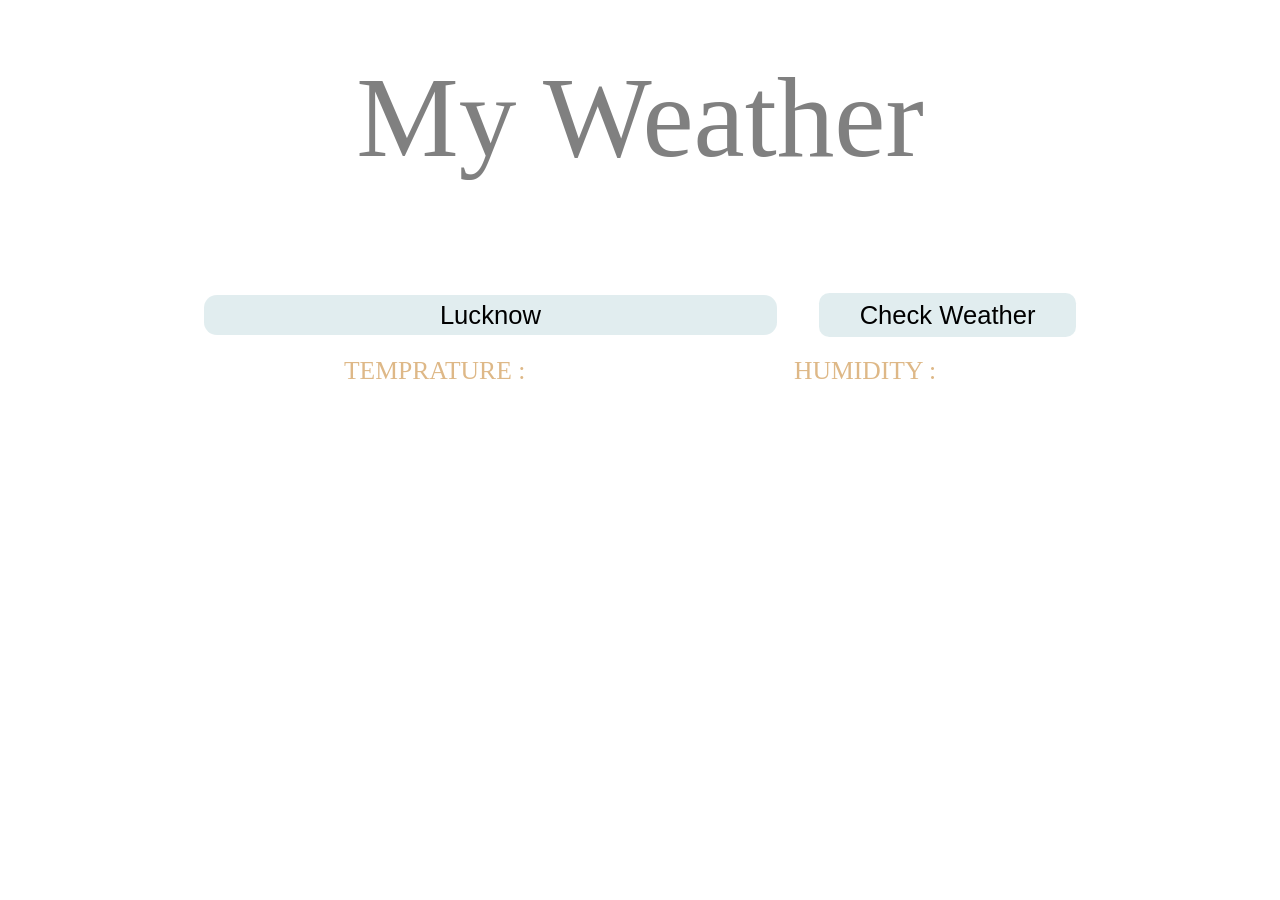
<file: main.html>
<!DOCTYPE html>
<html lang="en">
<head>
  <meta charset="UTF-8">
  <meta name="viewport" content="width=device-width, initial-scale=1.0">
  <meta http-equiv="X-UA-Compatible" content="ie=edge">
  <link rel="stylesheet" type="text/css" href="main.css">
  <script src="https://ajax.googleapis.com/ajax/libs/jquery/2.1.3/jquery.min.js"></script>
  <script src="main.js"></script>
  <title>My Weather</title>
</head>
<body>
  <div class="name">
    My Weather
  </div>
  <div class="input">
    <form>
      <input id="city" name="city" type="text" placeholder="city" value="Lucknow">
      <input id="btn" name="btn" readonly value="Check Weather">
    </form>
  </div>
  <div class="weather">
  TEMPRATURE : 
  <span class="temprature"></span> &emsp;&emsp;&emsp;&emsp;&emsp;&emsp;&emsp;&emsp;&emsp;&emsp;
  HUMIDITY : 
  <span class="humid"></span>
</div>

</body>
</html>
</file>
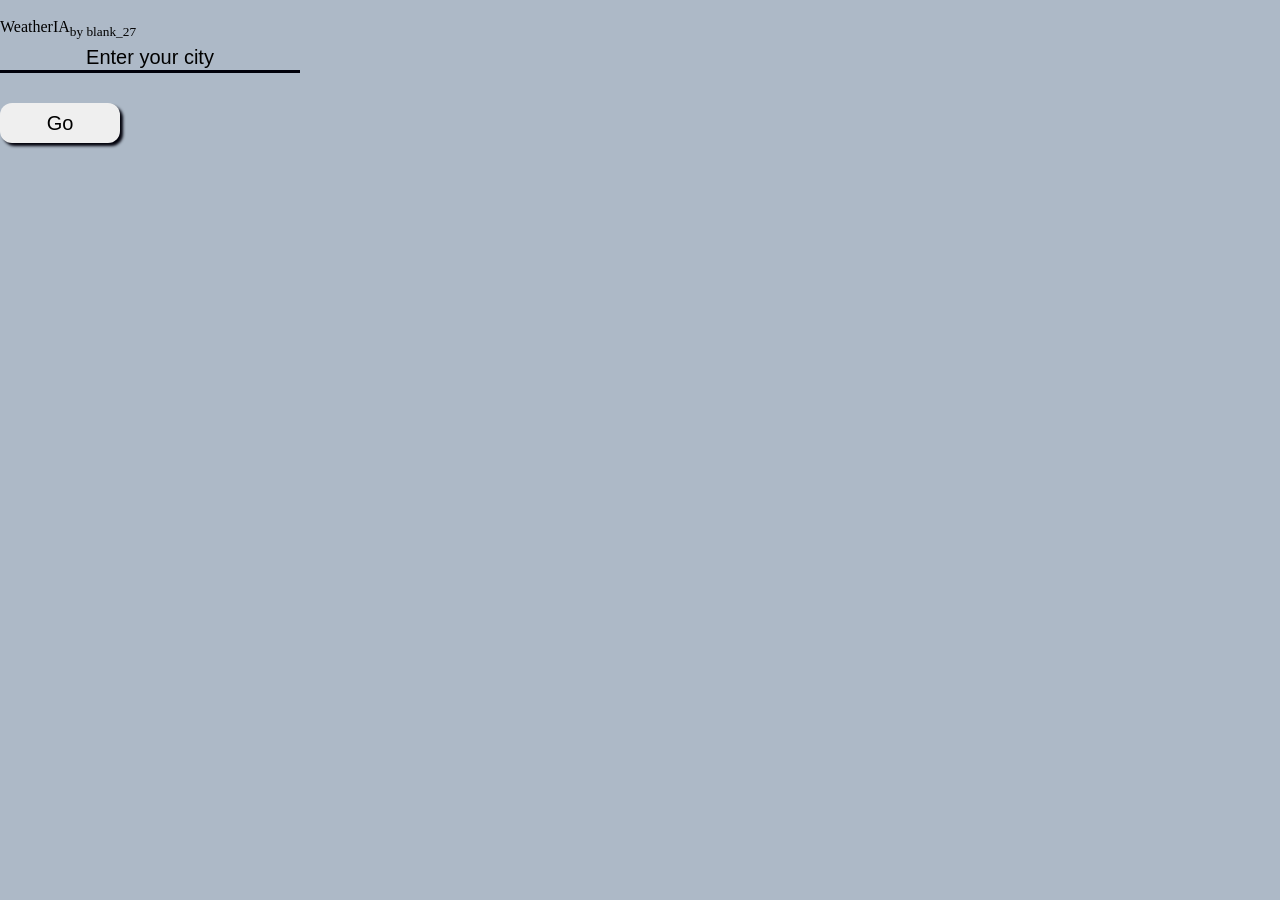
<file: weatherapp.html>
<!doctype html>
<html>
    <head>
        <title >
             weather app
        </title>
        <script src="weather.js"></script>
    </head>
    <link rel="stylesheet" href="weather.css" />
  <body onload="defult()">
    <div class="card">
        <img style="width:100%" img>
        <div class="container">
            <p id="titl">WeatherIA<sub id="supo">by blank_27</sub></p>
            <input class="input"type="text" value="" id="value" placeholder="Enter your city">
            <p><button id="butt" type="submit" onclick="weatheria()">Go</button></p>
            <p  id="distemp"></p>
            <p src="" id="disimg"></p>
        </div>
    </div>
    </body>
</html>
</file>
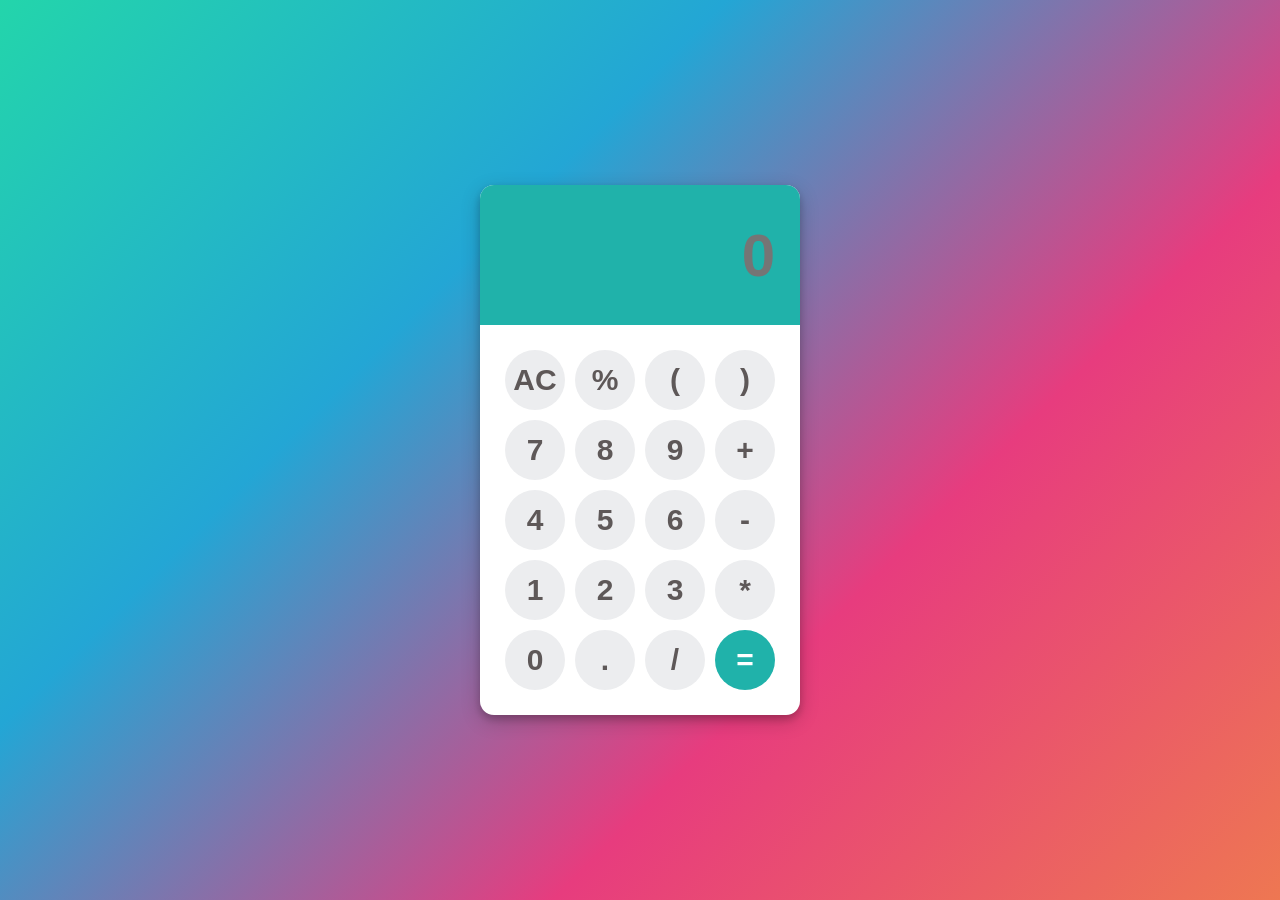
<file: Calculator/calcharsh.html>
<html>

<head>
    <meta charset="utf-8">
    <title>Calculator</title>
    <link rel="stylesheet" href="calcharsh.css">
    <script language="javascript">
    {
      function calc(val) {
                document.getElementById('calculator').value += val;
            }
            function result() {
                var x = eval(document.getElementById('calculator').value);
                document.getElementById('calculator').value = x;

            }
            function cler() {
                document.getElementById('calculator').value = '';
            }
             
            
    }</script>
</head>

<body>

    <div class="container">
        <form name="form">
            <div class="display">
                <input type="text" placeholder="0" id="calculator" />
            </div>
            <div class="buttons">
                <div class="row">
                <input type="button" name="AC" value="AC"onClick="cler()">
                <input type="button" name="%" value="%" onClick="calc('%')">
                <input type="button" name="(" value="(" onclick="calc('(')">
                <input type="button" name=")" value=")" onclick="calc(')')">
                </div>
                <div class="row">
                    <input type="button" name="b7" value="7" onClick="calc(b7.value)">
                    <input type="button" name="b8" value="8" onClick="calc(b8.value)">
                    <input type="button" name="b9" value="9" onClick="calc(b9.value)">
                    <input type="button" name="addb" value="+" onClick="calc(addb.value)">
                </div>

                <div class="row">
                    <input type="button" name="b4" value="4" onClick="calc(b4.value)">
                    <input type="button" name="b5" value="5" onClick="calc(b5.value)">
                    <input type="button" name="b6" value="6" onClick="calc(b6.value)">
                    <input type="button" name="subb" value="-" onClick="calc(subb.value)">
                </div>

                <div class="row">
                    <input type="button" name="b1" value="1" onClick="calc(b1.value)">
                    <input type="button" name="b2" value="2" onClick="calc(b2.value)">
                    <input type="button" name="b3" value="3" onClick="calc(b3.value)">
                    <input type="button" name="mulb" value="*" onClick="calc(mulb.value)">
                </div>

                <div class="row">
                    <input type="button" name="b0" value="0" onClick="calc(b0.value)">
                    <input type="button" name="potb" value="." onClick="calc(potb.value)">
                    <input type="button" name="divb" value="/" onClick="calc(divb.value)">
                    <input type="button" class="red" value="=" onClick="result()">
                </div>
            </div>

        </form>
    </div>
</body>

</html>
</file>
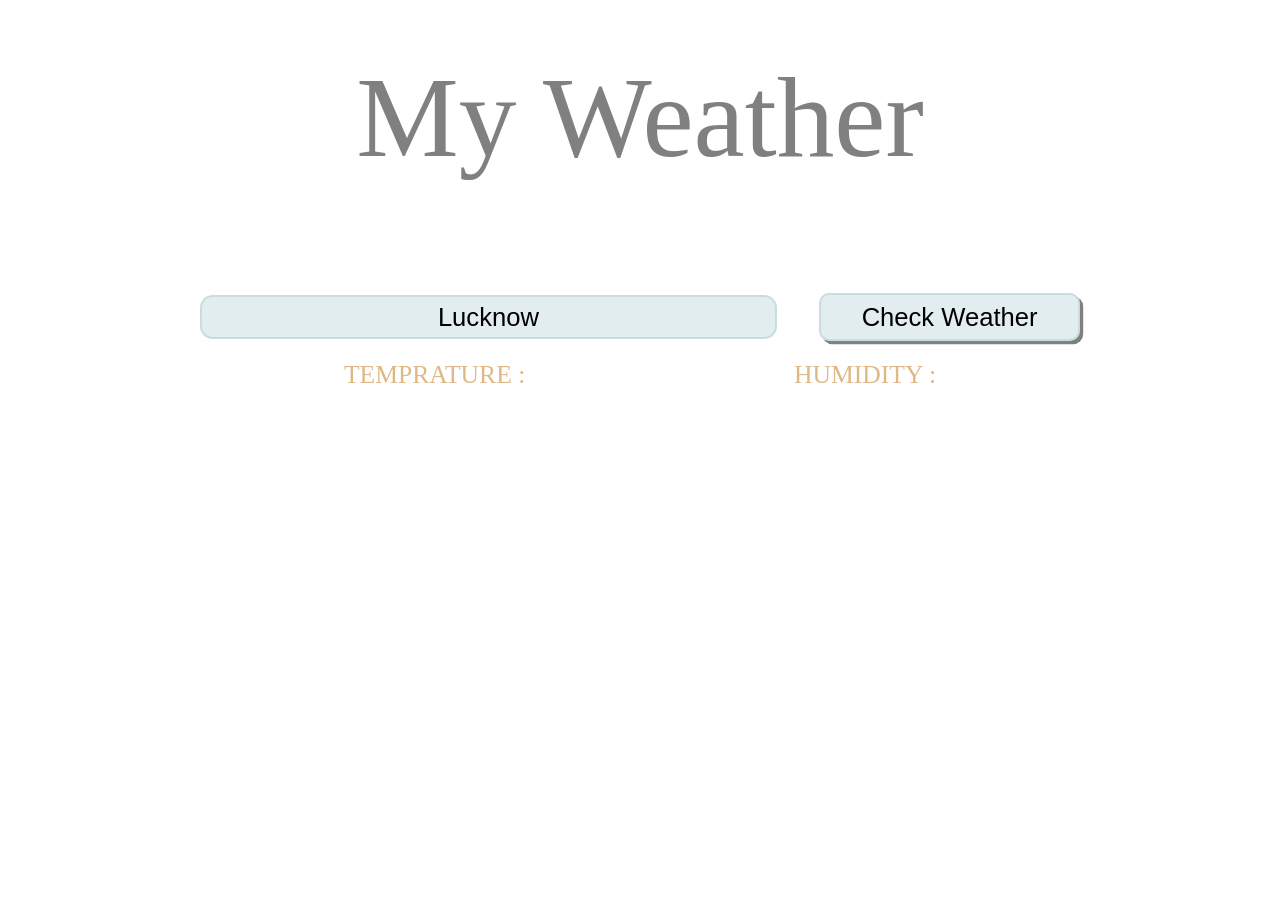
<file: My-Weather/main.html>
<!--codepen link : https://codepen.io/nawab-shah/pen/dyyerGP -->

<!DOCTYPE html>
<html lang="en">
<head>
  <meta charset="UTF-8">
  <meta name="viewport" content="width=device-width, initial-scale=1.0">
  <meta http-equiv="X-UA-Compatible" content="ie=edge">
  <link rel="stylesheet" type="text/css" href="main.css">
  <script src="https://ajax.googleapis.com/ajax/libs/jquery/2.1.3/jquery.min.js"></script>
  <script src="main.js"></script>
  <title>My Weather</title>
</head>
<body>
  <div class="name">
    My Weather
  </div>
  <div class="input">
    <form>
      <input id="city" name="city" type="text" placeholder="city" value="Lucknow">
      <input id="btn" name="btn" readonly value="Check Weather">
    </form>
  </div>
  <div class="weather">
  TEMPRATURE : 
  <span class="temprature"></span> &emsp;&emsp;&emsp;&emsp;&emsp;&emsp;&emsp;&emsp;&emsp;&emsp;
  HUMIDITY : 
  <span class="humid"></span>
</div>

</body>
</html>
</file>
<file: main.css>
* {
    background-image: url("https://wallpaperaccess.com/full/701802.jpg");
    background-repeat: no-repeat;
    background-size: cover;
  }
  
  .name{
    text-align: center;
    font-size: 9vw;
    color: grey;
    margin: 4vw 0vw 8.5vw 0vw;
  }
  
  .input{
    text-align: center;
  }
  
  #city{
    text-align: center;
    width: 45%;
    height: 3vw;
    font-size: 2vw;
    background: #30829025;
    margin-right: 3vw;
    border-radius: 1vw;
    border: none;
    outline: none;
  }
  
  #btn{
    text-align: center;
    height: 3.3vw;
    width: 20%;
    font-size: 2vw;
    background: #30829025;
    border-radius: 0.8vw;
    border: none;
    outline: none;
    cursor: pointer;
  }
  
  #city:hover{
    border: 0.15vw inset white;
    outline: none;
  }
  
  #btn:hover{
    border: 0.15vw outset white;
    outline: none;
  }
  
  #city:active{
    background: white;
    outline: none
  }
  
  #city:visited{
    outline: none;
  }
  
  #btn:active{
    background: white;
    outline: none
  }
  
  #btn:visited{
    outline: none;
  }
  
  .weather{
    max-width: 60%;
    margin: auto;
    padding: 1.5vw;
    background: none;
    text-align: center;
    font-size: 2vw;
    color:burlywood;
  }
  
  .temprature,.humid{
      background: none;
  }
</file>
<file: weather.css>
*{
    padding:0px;
    margin:0px;
}
body{
    font-family: 'Oswald',sans-seriff;
    background-image: url('https://github.com/Subhash2807/test1/blob/master/ian-tuck-lieECYO-yTo-unsplash.jpg?raw=true');
    background-attachment: fixed;
    background-position: center;
    background-repeat: no-repeat;
    background-size: cover;
    background-color:rgba(170, 183, 197, 0.959);
    
}

@media screen and (min-width: 500px){
#WeatherContent {
    
    height: 500px;
    width :400px;
    background-color:#769BBE;
    position:absolute;
    left:50%;
    top:50%;
   transform: translate(-50%,-50%);
   border-radius:50px;
   box-shadow:  12px 12px 15px #444141;
   font-size: 20px;
   
  
}
input{
    height:30px;
    width:300px;
    /* border-radius:20px; */
    background:transparent;
    border:0px;
    outline:0px;
    border-bottom:3px solid rgba(1,1,11,1);
    text-align: center;
    font-size: 25px;
}
::placeholder{
color:black;
font-size:20px;
text-align: center;
}
#dis{
padding-top:50px;

}
button{
    margin-top:30px;
    height:40px;
    width:120px;
    font-size:20px;
    border-radius: 12px;
    border:0;
    box-shadow: 3px 3px 3px rgba(1,1,11,1);
    outline:none;
}

}
@media screen and (max-width: 500px)
{
    
#WeatherContent {
    
    height: 300px;
    width :200px;
    background-color:#769BBE;
    position:absolute;
    left:50%;
    top:50%;
   transform: translate(-50%,-50%);
   border-radius:25px;
   box-shadow:  6px 6px 8px #444141;
   font-size: 20px;
   
   
  
}
input{

    height:15px;
    width:150px;
    /* border-radius:20px; */
    background:transparent;
    border:0px;
    outline:0px;
    border-bottom:1.5px solid rgb(28, 32, 39);
    text-align: center;
    font-size: 12px;
    margin-top:-12px;
}
::placeholder{
color:black;
font-size:10px;
text-align: center;
/* font-weight: ; */
}
#dis{
padding-top:50px;

}
button{
    margin-top:15px;
    height:20px;
    width:60px;
    font-size:10px;
    border-radius: 6px;
    border:0;
    box-shadow: 1.5px 1.5px 1.5px rgba(1,1,11,1);
    outline:none;
    margin-top:25px
}
#temp{
    font-size:13px;
}
img{
    height: 50px;
}
#dis{
    font-size:12.5px;
    margin-top:-15px;
}
}
</file>
<file: Calculator/calcharsh.css>
@media only screen and (min-width: 600px)
{body, html {
    background: linear-gradient(-45deg, #ee7752, #e73c7e, #23a6d5, #23d5ab);
    animation: gradientBG 15s ease infinite;
    margin: 0;
    padding: 0;
}
 
.container {
    position: fixed;
    top: 50%;
    left: 50%;
    transform: translate(-50%, -50%);
    background: #fff;
    box-shadow: 0 4px 8px 0 rgba(0,0,0,0.2), 0 6px 20px 0 rgba(0,0,0,0.2);
    border-radius: 14px;
    padding-bottom: 20px;
    width: 320px;
    
}
.display {
    width: 100%;
    height: 60px;
    padding: 40px 0;
    background:#20b2aa ;
    border-top-left-radius: 14px;
    border-top-right-radius: 14px;
}
.buttons {
    padding: 20px 20px 0 20px;
}
.row {
    width: 280px;
    float: left;
}
input[type=button] {
    width: 60px;
    height: 60px;
    float: left;
    padding: 0;
    margin: 5px;
    box-sizing: border-box;
    background: #ecedef;
    border: none;
    font-size: 30px;
    line-height: 30px;
    border-radius: 50%;
    font-weight: 700;
    color: #5E5858;
    cursor: pointer;
    
}
input[type=text] {
    width: 270px;
    height: 60px;
    float: left;
    padding: 0;
    box-sizing: border-box;
    border: none;
    background: none;
    color: #ffffff;
    text-align: right;
    font-weight: 700;
    font-size: 60px;
    line-height: 60px;
    margin: 0 25px;
    
}
.red {
    background: #20b2aa  !important;
    color: #ffffff !important;
    
}}
 @media only screen and (max-width: 600px)
 {
     body, html {
    background: linear-gradient(-45deg, #ee7752, #e73c7e, #23a6d5, #23d5ab);
    animation: gradientBG 15s ease infinite;
    margin: 0;
    padding: 0;
}
 
.container {
    position: fixed;
    top: 50%;
    left: 50%;
    transform: translate(-50%, -50%);
    background: #fff;
    box-shadow: 0 2px 4px 0 rgba(0,0,0,0.2), 0 6px 20px 0 rgba(0,0,0,0.2);
    border-radius: 7px;
    padding-bottom: 10px;
    width: 160px;
    
}
.display {
    width: 100%;
    height: 50%;
    padding: 20px 0;
    background:#20b2aa ;
    border-top-left-radius: 7px;
    border-top-right-radius: 7px;
}
.buttons {
    padding: 10px 10px 0 10px;
}
.row {
    width: 140px;
    float: left;
}
input[type=button] {
    width: 30px;
    height: 30px;
    float: left;
    padding: 0;
    margin: 2.5px;
    box-sizing: border-box;
    background: #ecedef;
    border: none;
    font-size: 15px;
    line-height: 15px;
    border-radius: 50%;
    font-weight: 350;
    color: #5E5858;
    cursor: pointer;
    
}
input[type=text] {
    width: 135px;
    height: 30px;
    float: left;
    padding: 0;

    box-sizing: border-box;
    border: none;
    background: none;
    color: #ffffff;
    text-align: right;
    font-weight: 350;
    font-size: 30px;
    line-height: 30px;
    margin: -10px 12.5px;
    
    
}
.red {
    background: #20b2aa  !important;
    color: #ffffff !important;
    
}
 }
</file>
<file: My-Weather/main.css>
* {
  background-image: url("https://wallpaperaccess.com/full/701802.jpg");
  background-repeat: no-repeat;
  background-size: cover;
}

.name{
  text-align: center;
  font-size: 9vw;
  color: grey;
  margin: 4vw 0vw 8.5vw 0vw; 
}

.input{
  text-align: center;
}

#city{
  text-align: center;
  width: 45%;
  height: 3vw;
  font-size: 2vw;
  background: #30829025;
  margin-right: 3vw;
  border-radius: 1vw;
  border: none;
  outline: none;
  border: 0.2vw solid #30829025;
}

#btn{
  text-align: center;
  height: 3.3vw;
  width: 20%;
  font-size: 2vw;
  background: #30829025;
  border-radius: 0.8vw;
  border: none;
  outline: none;
  cursor: pointer;
  border: 0.2vw solid #30829025;
  box-shadow: 0.25vw 0.25vw grey;
}

#city:hover{
  border: 0.15vw inset white;
  outline: none;
}

#btn:hover{
  border: 0.15vw outset white;
  outline: none;
}

#city:active{
  background: white;
  outline: none
}

#city:visited{
  outline: none;
}

#btn:active{
  background: white;
  outline: none
}

#btn:visited{
  outline: none;
}

.weather{
  max-width: 60%;
  margin: auto;
  padding: 1.5vw;
  background: none;
  text-align: center;
  font-size: 2vw;
  color:burlywood;
}

.temprature,.humid{
    background: none;
}
</file>
